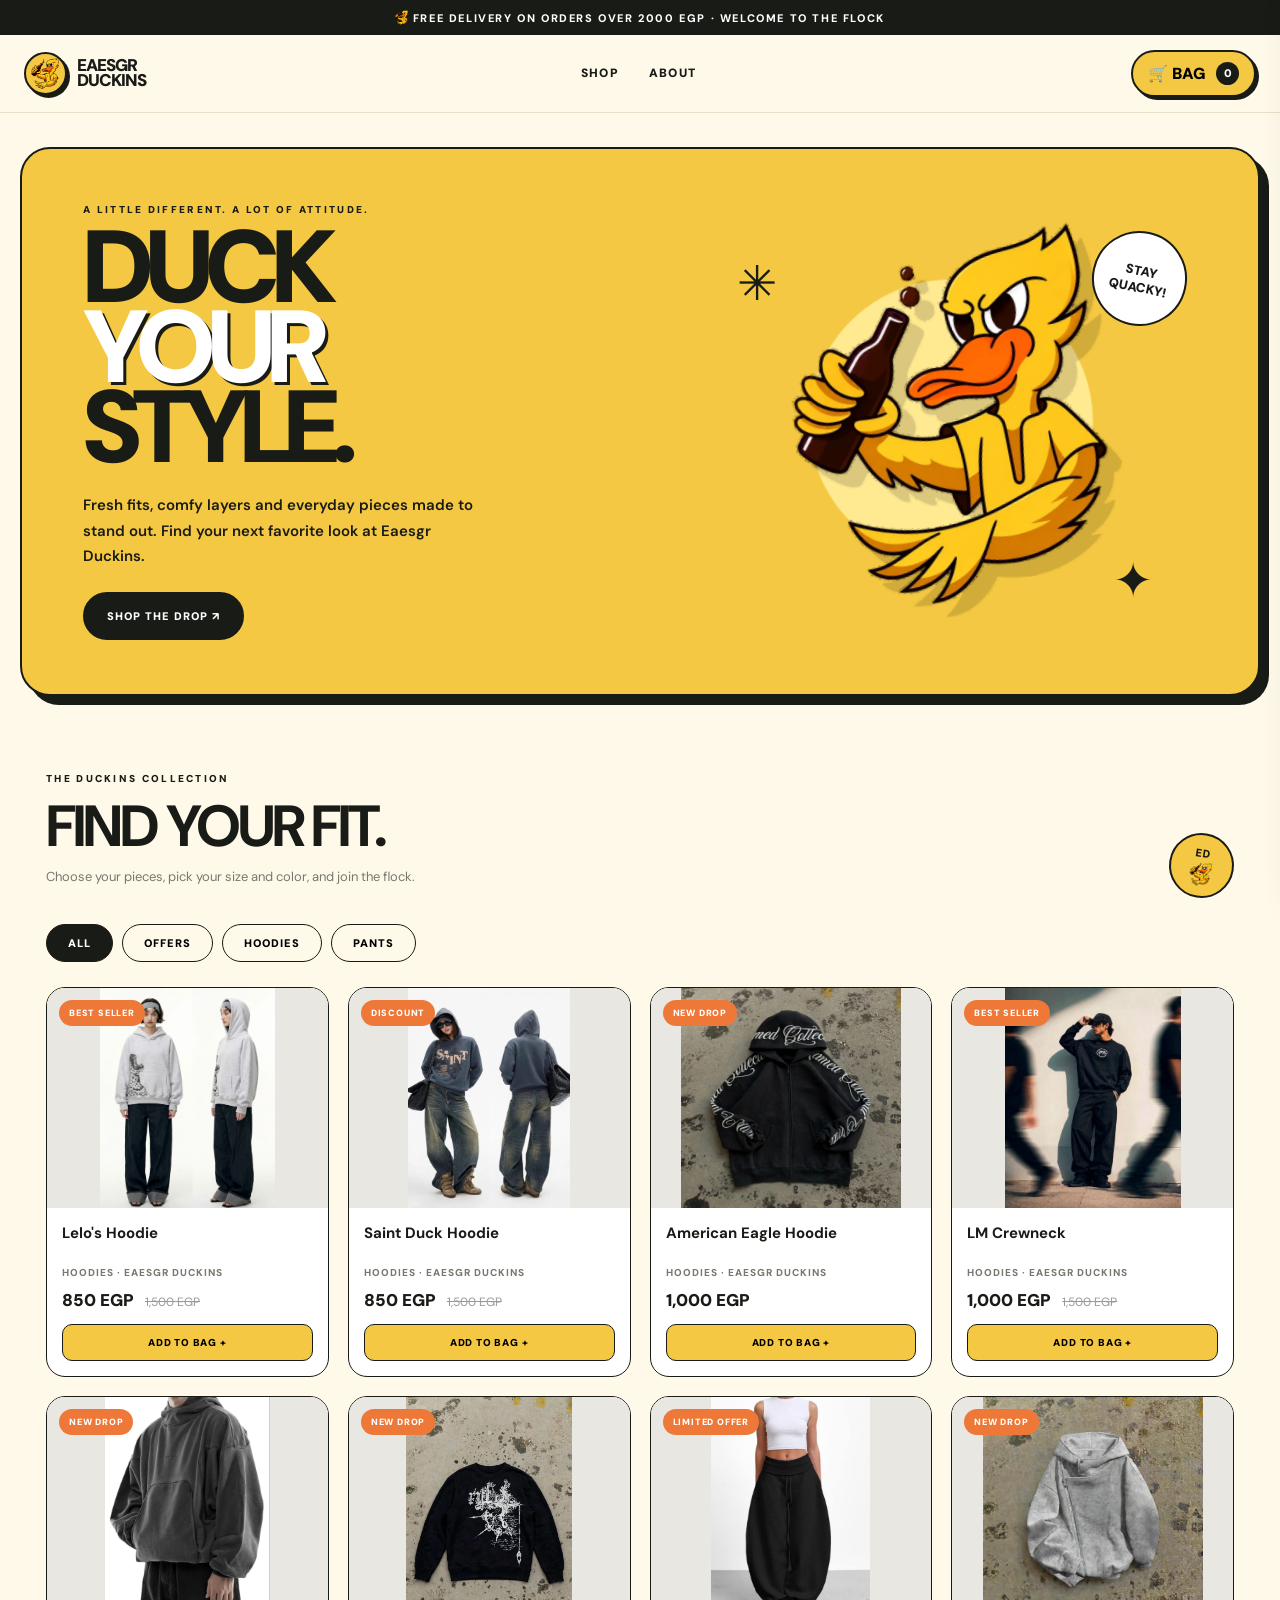
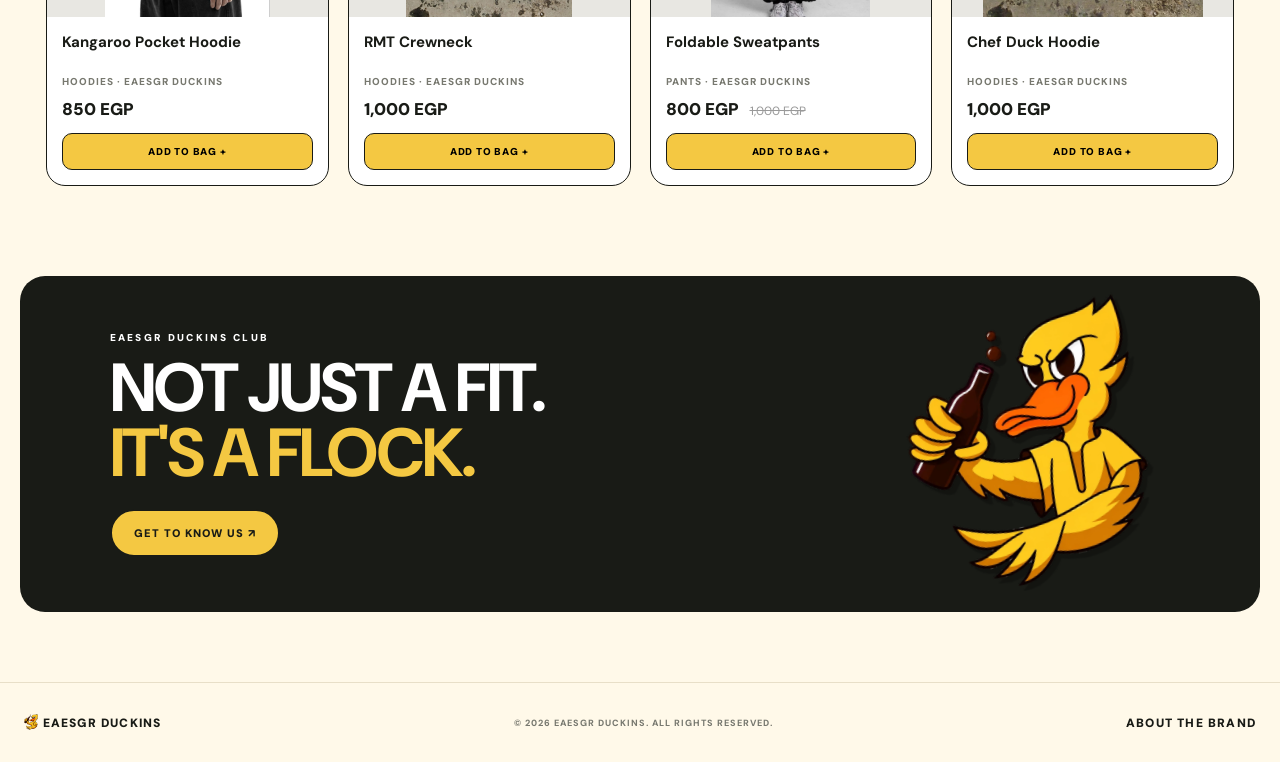
<file: index.html>
<!DOCTYPE html>
<html lang="en">
<head>
  <meta charset="UTF-8">
  <meta name="viewport" content="width=device-width, initial-scale=1.0">
  <meta name="theme-color" content="#f4c842">
  <title>Eaesgr Duckins | Duck Your Style</title>
  <meta name="description" content="Eaesgr Duckins clothing brand: fresh hoodies and pants made to stand out. Find your fit and join the flock.">
  <link rel="canonical" href="https://easagerduckins-oss.github.io/eaesgr-duckins/">
  <link rel="icon" type="image/png" sizes="96x96" href="[data-uri]">
  <meta property="og:type" content="website">
  <meta property="og:site_name" content="Eaesgr Duckins">
  <meta property="og:title" content="Eaesgr Duckins | Duck Your Style">
  <meta property="og:description" content="Eaesgr Duckins clothing brand: fresh hoodies and pants made to stand out. Find your fit and join the flock.">
  <meta property="og:url" content="https://easagerduckins-oss.github.io/eaesgr-duckins/">
  <script type="application/ld+json">{"@context":"https://schema.org","@type":"WebSite","name":"Eaesgr Duckins","alternateName":["Eaesgr Duckins","EAESGR DUCKINS"],"url":"https://easagerduckins-oss.github.io/eaesgr-duckins/"}</script>
  <link rel="stylesheet" href="style.css">
</head>
<body>
  <div class="announcement"><span class="duck duck-inline"></span> FREE DELIVERY ON ORDERS OVER 2000 EGP · WELCOME TO THE FLOCK</div>

  <header class="site-header">
    <a class="brand" href="index.html" aria-label="Eaesgr Duckins home">
      <span class="brand-duck"><span class="duck"></span></span>
      <span class="brand-name">EAESGR<br>DUCKINS</span>
    </a>
    <nav class="main-nav">
      <a href="#shop">SHOP</a>
      <a href="about.html">ABOUT</a>
    </nav>
    <button class="cart-button" id="open-cart" type="button">
      <span>🛒 BAG</span><span class="cart-count" id="cart-count">0</span>
    </button>
  </header>

  <main>
    <section class="hero">
      <div class="hero-content">
        <p class="eyebrow">A LITTLE DIFFERENT. A LOT OF ATTITUDE.</p>
        <h1>DUCK<br><span>YOUR</span><br>STYLE.</h1>
        <p class="hero-description">Fresh fits, comfy layers and everyday pieces made to stand out. Find your next favorite look at Eaesgr Duckins.</p>
        <a class="button button-dark" href="#shop">SHOP THE DROP ↗</a>
      </div>
      <div class="hero-visual" aria-label="Eaesgr Duckins duck mascot">
        <span class="hero-sticker">STAY<br>QUACKY!</span>
        <span class="duck hero-duck" role="img" aria-label="Eaesgr Duckins duck mascot"></span>
        <span class="hero-star star-one">✳</span>
        <span class="hero-star star-two">✦</span>
      </div>
    </section>

    <section class="shop-section" id="shop">
      <div class="section-heading">
        <div>
          <p class="eyebrow">THE DUCKINS COLLECTION</p>
          <h2>FIND YOUR FIT.</h2>
          <p class="muted">Choose your pieces, pick your size and color, and join the flock.</p>
        </div>
        <span class="duck-stamp">ED<br><span class="duck duck-inline"></span></span>
      </div>

      <div class="category-tabs" role="tablist" aria-label="Product categories">
        <button class="category-tab active" data-category="all">ALL</button>
        <button class="category-tab" data-category="offers">OFFERS</button>
        <button class="category-tab" data-category="hoodies">HOODIES</button>
        <button class="category-tab" data-category="pants">PANTS</button>
      </div>

      <div class="product-grid" id="product-grid" aria-live="polite"></div>
    </section>

    <section class="big-message">
      <p class="eyebrow">EAESGR DUCKINS CLUB</p>
      <h2>NOT JUST A FIT.<br><span>IT'S A FLOCK.</span></h2>
      <a href="about.html" class="button button-yellow">GET TO KNOW US ↗</a>
      <span class="duck message-duck" aria-hidden="true"></span>
    </section>
  </main>

  <footer class="site-footer">
    <a class="footer-brand" href="index.html"><span class="duck duck-inline"></span> EAESGR DUCKINS</a>
    <span>© 2026 EAESGR DUCKINS. ALL RIGHTS RESERVED.</span>
    <a href="about.html">ABOUT THE BRAND</a>
  </footer>

  <div class="drawer-backdrop" id="drawer-backdrop"></div>
  <aside class="cart-drawer" id="cart-drawer" aria-label="Shopping cart" aria-hidden="true">
    <div class="drawer-header">
      <div><p class="eyebrow">YOUR ORDER</p><h2>YOUR DUCK BAG <span class="duck duck-inline"></span></h2></div>
      <button class="close-cart" id="close-cart" aria-label="Close cart">×</button>
    </div>

    <div class="cart-items" id="cart-items">
      <div class="empty-cart"><span class="duck"></span><p>Your bag is empty.<br>Let's find you a fresh fit!</p></div>
    </div>

    <div class="checkout-area">
      <div class="subtotal"><span>SUBTOTAL</span><strong id="subtotal">0 EGP</strong></div>
      <div class="delivery-cost"><span>DELIVERY COST</span><strong id="delivery-cost">0 EGP</strong></div>
      <div class="cart-total"><span>TOTAL</span><strong id="cart-total">0 EGP</strong></div>
      <form id="order-form">
        <p class="form-title">DELIVERY DETAILS</p>
        <label for="customer-name">Full name</label>
        <input id="customer-name" name="customer_name" autocomplete="name" required placeholder="Your full name">
        <label for="customer-email">Email address</label>
        <input id="customer-email" name="customer_email" type="email" autocomplete="email" required placeholder="you@example.com">
        <label for="customer-phone">Phone number</label>
        <input id="customer-phone" name="customer_phone" type="tel" autocomplete="tel" required placeholder="+20...">
        <label for="customer-address">Delivery address</label>
        <textarea id="customer-address" name="customer_address" autocomplete="street-address" required placeholder="City, street, building and apartment"></textarea>
        <input type="hidden" name="order_details" id="order-details">
        <input type="hidden" name="_subject" value="New Eaesgr Duckins order">
        <input type="hidden" name="_captcha" value="false">
        <button class="submit-order" id="submit-order" type="submit">SUBMIT ORDER ↗</button>
        <p class="form-note">Please select a size and color for every item. We'll contact you to confirm your order.</p>
        <p class="form-status" id="form-status" role="status"></p>
      </form>
    </div>
  </aside>

  <div class="toast" id="toast" role="status"></div>
  <script src="script.js"></script>
</body>
</html>
</file>
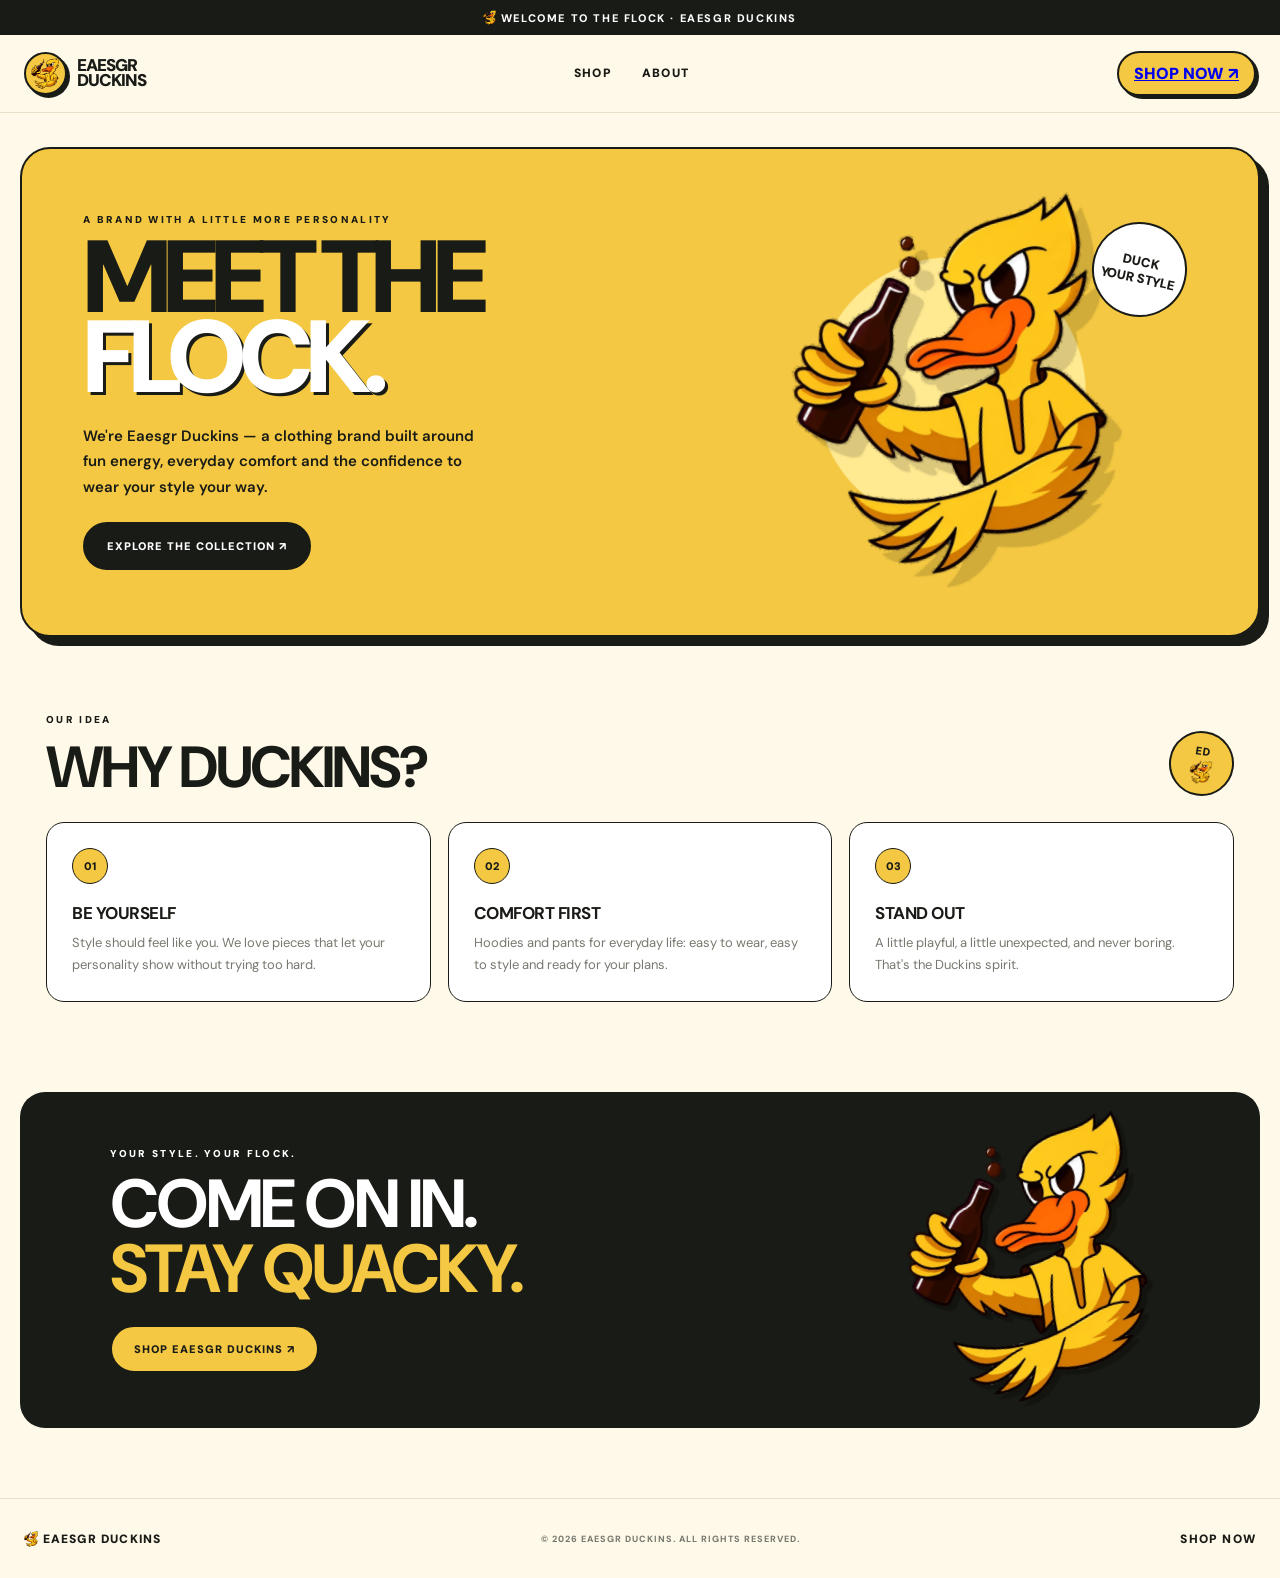
<file: about.html>
<!DOCTYPE html>
<html lang="en">
<head>
  <meta charset="UTF-8">
  <meta name="viewport" content="width=device-width, initial-scale=1.0">
  <meta name="theme-color" content="#f4c842">
  <title>About Us | Eaesgr Duckins</title>
  <meta name="description" content="Meet the flock. Eaesgr Duckins is a clothing brand built around fun energy, everyday comfort and your own style.">
  <link rel="canonical" href="https://easagerduckins-oss.github.io/eaesgr-duckins/about.html">
  <link rel="icon" type="image/png" sizes="96x96" href="[data-uri]">
  <meta property="og:type" content="website">
  <meta property="og:site_name" content="Eaesgr Duckins">
  <meta property="og:title" content="About Us | Eaesgr Duckins">
  <meta property="og:description" content="Meet the flock. Eaesgr Duckins is a clothing brand built around fun energy, everyday comfort and your own style.">
  <meta property="og:url" content="https://easagerduckins-oss.github.io/eaesgr-duckins/about.html">
  <script type="application/ld+json">{"@context":"https://schema.org","@type":"WebSite","name":"Eaesgr Duckins","alternateName":["Eaesgr Duckins","EAESGR DUCKINS"],"url":"https://easagerduckins-oss.github.io/eaesgr-duckins/"}</script>
  <link rel="stylesheet" href="style.css">
</head>
<body>
  <div class="announcement"><span class="duck duck-inline"></span> WELCOME TO THE FLOCK · EAESGR DUCKINS</div>
  <header class="site-header">
    <a class="brand" href="index.html"><span class="brand-duck"><span class="duck"></span></span><span class="brand-name">EAESGR<br>DUCKINS</span></a>
    <nav class="main-nav"><a href="index.html#shop">SHOP</a><a href="about.html">ABOUT</a></nav>
    <a class="cart-button" href="index.html#shop">SHOP NOW ↗</a>
  </header>

  <main>
    <section class="hero about-hero">
      <div class="hero-content">
        <p class="eyebrow">A BRAND WITH A LITTLE MORE PERSONALITY</p>
        <h1>MEET THE<br><span>FLOCK.</span></h1>
        <p class="hero-description">We're Eaesgr Duckins — a clothing brand built around fun energy, everyday comfort and the confidence to wear your style your way.</p>
        <a class="button button-dark" href="index.html#shop">EXPLORE THE COLLECTION ↗</a>
      </div>
      <div class="hero-visual"><span class="duck hero-duck" role="img" aria-label="Eaesgr Duckins duck mascot"></span><span class="hero-sticker">DUCK<br>YOUR STYLE</span></div>
    </section>

    <section class="shop-section story-section">
      <div class="section-heading"><div><p class="eyebrow">OUR IDEA</p><h2>WHY DUCKINS?</h2></div><span class="duck-stamp">ED<br><span class="duck duck-inline"></span></span></div>
      <div class="story-grid">
        <article class="story-card"><span>01</span><h3>BE YOURSELF</h3><p>Style should feel like you. We love pieces that let your personality show without trying too hard.</p></article>
        <article class="story-card"><span>02</span><h3>COMFORT FIRST</h3><p>Hoodies and pants for everyday life: easy to wear, easy to style and ready for your plans.</p></article>
        <article class="story-card"><span>03</span><h3>STAND OUT</h3><p>A little playful, a little unexpected, and never boring. That's the Duckins spirit.</p></article>
      </div>
    </section>

    <section class="big-message about-message">
      <p class="eyebrow">YOUR STYLE. YOUR FLOCK.</p>
      <h2>COME ON IN.<br><span>STAY QUACKY.</span></h2>
      <a href="index.html#shop" class="button button-yellow">SHOP EAESGR DUCKINS ↗</a>
      <span class="duck message-duck" aria-hidden="true"></span>
    </section>
  </main>

  <footer class="site-footer"><a class="footer-brand" href="index.html"><span class="duck duck-inline"></span> EAESGR DUCKINS</a><span>© 2026 EAESGR DUCKINS. ALL RIGHTS RESERVED.</span><a href="index.html#shop">SHOP NOW</a></footer>
</body>
</html>
</file>
<file: style.css>
@import url('https://fonts.googleapis.com/css2?family=DM+Sans:wght@400;500;600;700;800;900&display=swap');

:root {
  --yellow: #f4c842;
  --yellow-light: #ffe991;
  --ink: #191b16;
  --cream: #fff9e9;
  --orange: #ee7838;
  --muted: #77786f;
  --line: #e8dfc8;
  --white: #fff;
}
* { box-sizing: border-box; }
html { scroll-behavior: smooth; }
body { margin: 0; background: var(--cream); color: var(--ink); font-family: 'DM Sans', Arial, sans-serif; }
button, input, textarea, select { font: inherit; }
button, a { -webkit-tap-highlight-color: transparent; }
button { cursor: pointer; }
.announcement { background: var(--ink); color: white; text-align: center; padding: 10px 12px; font-size: 11px; font-weight: 800; letter-spacing: 1.6px; }
.site-header { height: 78px; padding: 0 max(24px, calc((100% - 1240px)/2)); display: flex; align-items: center; justify-content: space-between; gap: 20px; position: sticky; top: 0; z-index: 10; background: rgba(255,249,233,.95); border-bottom: 1px solid var(--line); backdrop-filter: blur(12px); }
.brand { display: flex; align-items: center; gap: 10px; text-decoration: none; color: var(--ink); }
.brand-duck { width: 43px; height: 43px; border-radius: 50%; display: grid; place-items: center; background: var(--yellow); border: 2px solid var(--ink); font-size: 25px; box-shadow: 3px 3px 0 var(--ink); }
.brand-name { font-size: 17px; font-weight: 1000; letter-spacing: -1px; line-height: .9; }
.main-nav { display: flex; gap: 30px; }
.main-nav a, .site-footer a { text-decoration: none; color: var(--ink); font-size: 12px; font-weight: 900; letter-spacing: 1.2px; }
.main-nav a:hover, .site-footer a:hover { color: var(--orange); }
.cart-button { display: flex; align-items: center; gap: 10px; padding: 10px 15px; border: 2px solid var(--ink); border-radius: 99px; background: var(--yellow); font-weight: 900; box-shadow: 3px 3px 0 var(--ink); }
.cart-count { display: grid; place-items: center; min-width: 23px; height: 23px; border-radius: 50%; background: var(--ink); color: white; font-size: 11px; }
.hero { max-width: 1240px; min-height: 490px; margin: 34px auto 76px; padding: 0 26px; display: grid; grid-template-columns: 1.05fr .95fr; background: var(--yellow); border: 2px solid var(--ink); border-radius: 30px; overflow: hidden; box-shadow: 9px 9px 0 var(--ink); position: relative; }
.hero-content { align-self: center; padding: 54px 35px; z-index: 1; }
.eyebrow { margin: 0 0 12px; font-size: 10px; font-weight: 900; letter-spacing: 2.3px; }
.hero h1 { margin: 0; font-size: clamp(64px, 8vw, 105px); line-height: .78; letter-spacing: -8px; font-weight: 1000; }
.hero h1 span { color: white; text-shadow: 3px 3px 0 var(--ink); }
.hero-description { max-width: 410px; margin: 26px 0 22px; font-size: 15px; line-height: 1.7; font-weight: 600; }
.button { display: inline-flex; align-items: center; justify-content: center; min-height: 48px; padding: 0 22px; border: 2px solid var(--ink); border-radius: 99px; text-decoration: none; font-size: 11px; font-weight: 900; letter-spacing: 1px; transition: transform .2s; }
.button:hover { transform: translateY(-3px); }
.button-dark { color: white; background: var(--ink); }
.hero-visual { min-height: 420px; display: grid; place-items: center; position: relative; background: radial-gradient(circle, var(--yellow-light) 0 36%, transparent 36.5%); }
.hero-duck { font-size: clamp(190px, 27vw, 315px); filter: drop-shadow(12px 16px 0 rgba(0,0,0,.14)); transform: rotate(-10deg); }
.hero-sticker { position: absolute; top: 15%; right: 8%; width: 95px; height: 95px; display: grid; place-content: center; border: 2px solid var(--ink); border-radius: 50%; background: white; text-align: center; font-size: 13px; font-weight: 1000; transform: rotate(12deg); z-index: 1; }
.hero-star { position: absolute; font-size: 48px; }
.star-one { left: 12%; top: 19%; }.star-two { right: 14%; bottom: 15%; }
.shop-section { max-width: 1240px; margin: auto; padding: 0 26px 90px; }
.section-heading { display: flex; align-items: end; justify-content: space-between; margin-bottom: 26px; }
.section-heading h2 { margin: 0; font-size: clamp(38px, 5vw, 58px); letter-spacing: -3px; line-height: 1; }
.muted { color: var(--muted); font-size: 13px; }
.duck-stamp { display: grid; place-content: center; width: 65px; height: 65px; border: 2px solid var(--ink); border-radius: 50%; background: var(--yellow); text-align: center; font-size: 11px; font-weight: 1000; transform: rotate(9deg); }
.category-tabs { display: flex; flex-wrap: wrap; gap: 9px; margin-bottom: 25px; }
.category-tab { padding: 11px 21px; border: 1.5px solid var(--ink); border-radius: 99px; background: transparent; font-size: 11px; font-weight: 900; letter-spacing: 1px; }
.category-tab.active, .category-tab:hover { background: var(--ink); color: white; }
.product-grid { display: grid; grid-template-columns: repeat(4, minmax(0, 1fr)); gap: 19px; }
.product-card { min-width: 0; overflow: hidden; border: 1.5px solid var(--ink); border-radius: 19px; background: white; transition: transform .2s, box-shadow .2s; }
.product-card:hover { transform: translateY(-5px); box-shadow: 5px 6px 0 var(--ink); }
.product-art { height: 220px; display: grid; place-items: center; position: relative; overflow: hidden; background: var(--art, var(--yellow-light)); }
.product-art::before { content: ''; position: absolute; width: 160px; height: 160px; border: 2px dashed rgba(25,27,22,.23); border-radius: 50%; }
.product-emoji { z-index: 1; font-size: 105px; filter: drop-shadow(5px 8px 0 rgba(0,0,0,.12)); }
.product-tag { position: absolute; top: 12px; left: 12px; z-index: 2; padding: 7px 10px; border-radius: 99px; background: var(--orange); color: white; font-size: 9px; font-weight: 1000; letter-spacing: .8px; }
.product-info { padding: 15px; }
.product-info h3 { min-height: 38px; margin: 0 0 5px; font-size: 15px; }
.product-category { margin-bottom: 10px; color: var(--muted); font-size: 10px; font-weight: 800; letter-spacing: 1px; }
.product-price { font-size: 17px; font-weight: 1000; }
.old-price { margin-left: 7px; color: #999; font-size: 12px; text-decoration: line-through; }
.add-button { width: 100%; margin-top: 13px; padding: 11px; border: 1.5px solid var(--ink); border-radius: 10px; background: var(--yellow); font-size: 10px; font-weight: 1000; letter-spacing: .8px; }
.add-button:hover { background: var(--ink); color: white; }
.big-message { max-width: 1240px; min-height: 300px; margin: 0 auto 70px; padding: 55px 7%; overflow: hidden; position: relative; border-radius: 25px; background: var(--ink); color: white; }
.big-message h2 { margin: 0 0 24px; font-size: clamp(38px, 6vw, 68px); line-height: .95; letter-spacing: -3px; }
.big-message h2 span { color: var(--yellow); }
.button-yellow { color: var(--ink); background: var(--yellow); }
.message-duck { position: absolute; right: 9%; bottom: -50px; font-size: 240px; transform: rotate(-12deg); opacity: .95; }
.site-footer { min-height: 80px; padding: 22px max(24px, calc((100% - 1240px)/2)); display: flex; align-items: center; justify-content: space-between; gap: 18px; border-top: 1px solid var(--line); color: var(--muted); font-size: 9px; font-weight: 800; letter-spacing: 1px; }
.footer-brand { color: var(--ink) !important; font-size: 12px !important; }
.drawer-backdrop { position: fixed; inset: 0; z-index: 19; background: rgba(0,0,0,.48); opacity: 0; pointer-events: none; transition: opacity .25s; }
.drawer-backdrop.visible { opacity: 1; pointer-events: auto; }
.cart-drawer { position: fixed; z-index: 20; top: 0; right: 0; width: min(490px, 100%); height: 100dvh; display: flex; flex-direction: column; background: var(--cream); box-shadow: -8px 0 35px rgba(0,0,0,.16); transform: translateX(105%); transition: transform .28s ease; }
.cart-drawer.open { transform: translateX(0); }
.drawer-header { display: flex; align-items: center; justify-content: space-between; padding: 21px 22px; border-bottom: 1px solid var(--line); }
.drawer-header .eyebrow { margin-bottom: 4px; }.drawer-header h2 { margin: 0; font-size: 22px; letter-spacing: -1px; }
.close-cart { width: 38px; height: 38px; border: 1px solid var(--ink); border-radius: 50%; background: transparent; font-size: 25px; }
.cart-items { flex: 1; overflow: auto; padding: 8px 22px; }
.empty-cart { padding: 45px 10px; text-align: center; color: var(--muted); font-size: 13px; line-height: 1.7; }.empty-cart span { font-size: 55px; }
.cart-line { display: grid; grid-template-columns: 1fr auto; gap: 8px; padding: 16px 0; border-bottom: 1px solid var(--line); }
.cart-line h3 { margin: 0 0 5px; font-size: 14px; }.cart-line-price { font-size: 12px; font-weight: 900; }
.cart-line-controls { display: flex; flex-wrap: wrap; gap: 7px; margin-top: 10px; }
.cart-line select { min-width: 105px; max-width: 145px; padding: 8px 7px; border: 1px solid var(--line); border-radius: 8px; background: white; font-size: 11px; }
.remove-item { align-self: start; border: 0; background: none; color: #bd4c30; font-size: 11px; font-weight: 900; }
.checkout-area { max-height: 57%; overflow: auto; padding: 16px 22px 22px; border-top: 1px solid var(--line); }
.subtotal, .delivery-cost { display: flex; justify-content: space-between; align-items: center; font-size: 13px; font-weight: 900; }.subtotal { margin-bottom: 8px; }.delivery-cost { margin-bottom: 15px; color: var(--muted); }.subtotal strong, .delivery-cost strong { font-size: 16px; color: var(--text); }
.form-title { margin: 0 0 11px; font-size: 11px; font-weight: 1000; letter-spacing: 1.3px; }
#order-form label { display: block; margin: 9px 0 5px; font-size: 10px; font-weight: 900; }
#order-form input:not([type=hidden]), #order-form textarea { width: 100%; padding: 11px 12px; border: 1px solid var(--line); border-radius: 9px; background: white; outline: none; font-size: 12px; }
#order-form input:focus, #order-form textarea:focus { border-color: var(--ink); }
#order-form textarea { min-height: 62px; resize: vertical; }

.submit-order { width: 100%; margin-top: 13px; padding: 14px; border: 0; border-radius: 10px; background: var(--ink); color: white; font-size: 11px; font-weight: 1000; letter-spacing: 1px; }
.submit-order:disabled { opacity: .6; cursor: wait; }
.form-note, .form-status { color: var(--muted); font-size: 10px; line-height: 1.5; }.form-status { font-weight: 800; }
.toast { position: fixed; z-index: 30; bottom: 20px; left: 50%; max-width: calc(100% - 30px); padding: 12px 18px; border-radius: 99px; background: var(--ink); color: white; font-size: 12px; font-weight: 800; opacity: 0; pointer-events: none; transform: translate(-50%, 15px); transition: .2s; }.toast.show { opacity: 1; transform: translate(-50%, 0); }

@media (max-width: 900px) { .hero { margin-left: 20px; margin-right: 20px; }.product-grid { grid-template-columns: repeat(2, minmax(0, 1fr)); }.message-duck { right: 1%; opacity: .35; } }
@media (max-width: 600px) {
  .announcement { font-size: 9px; letter-spacing: .8px; }.site-header { height: 68px; padding: 0 15px; }.brand-duck { width: 37px; height: 37px; font-size: 21px; }.brand-name { font-size: 14px; }.main-nav { display: none; }.cart-button { padding: 8px 11px; font-size: 11px; }
  .hero { display: flex; flex-direction: column; margin: 20px 14px 58px; padding: 0; min-height: auto; border-radius: 22px; }.hero-content { padding: 34px 24px 5px; }.hero h1 { font-size: 69px; letter-spacing: -5px; }.hero-description { margin: 19px 0; font-size: 13px; }.hero-visual { min-height: 220px; }.hero-duck { font-size: 190px; }.hero-sticker { width: 75px; height: 75px; font-size: 11px; }.hero-star { font-size: 30px; }
  .shop-section { padding: 0 14px 60px; }.section-heading h2 { font-size: 42px; }.muted { font-size: 11px; }.duck-stamp { width: 53px; height: 53px; }.category-tabs { gap: 6px; }.category-tab { padding: 10px 14px; font-size: 10px; }.product-grid { gap: 11px; }.product-art { height: 155px; }.product-emoji { font-size: 78px; }.product-art::before { width: 120px; height: 120px; }.product-info { padding: 11px; }.product-info h3 { min-height: 34px; font-size: 12px; }.product-price { font-size: 14px; }.add-button { padding: 10px 5px; font-size: 9px; }
  .big-message { margin: 0 14px 45px; min-height: 270px; padding: 40px 25px; }.big-message h2 { font-size: 43px; }.message-duck { right: -25px; bottom: -50px; font-size: 180px; opacity: .25; }.site-footer { padding: 20px 15px; flex-wrap: wrap; font-size: 8px; }
  .checkout-area { max-height: 62%; }
}

/* About page */
.about-hero { margin-top: 34px; }
.story-grid { display: grid; grid-template-columns: repeat(3, 1fr); gap: 17px; }
.story-card { padding: 25px; border: 1.5px solid var(--ink); border-radius: 18px; background: white; }
.story-card > span { display: inline-grid; place-items: center; width: 36px; height: 36px; border-radius: 50%; background: var(--yellow); border: 1.5px solid var(--ink); font-size: 11px; font-weight: 1000; }
.story-card h3 { margin: 18px 0 8px; font-size: 17px; letter-spacing: -.5px; }
.story-card p { margin: 0; color: var(--muted); font-size: 13px; line-height: 1.7; }
.about-message { margin-top: 0; }
@media (max-width: 600px) { .story-grid { grid-template-columns: 1fr; gap: 11px; }.story-card { padding: 20px; } }

/* Product photo for Classic Duck Hoodie */
.product-photo { width: 100%; height: 100%; object-fit: contain; display: block; position: absolute; inset: 0; z-index: 1; background: #e8e7e2; }
.product-art:has(.product-photo)::before { display: none; }

.product-color-label{display:block;margin:10px 0 5px;font-size:10px;font-weight:900;letter-spacing:.8px}.product-color-select{display:block;width:100%;padding:10px;border:1px solid var(--line);border-radius:9px;background:#fff;font-size:12px;margin-bottom:9px}


/* Classic Duck Hoodie image gallery */
.product-photo[data-open-gallery="classic-duck"] { cursor: zoom-in; }
.product-gallery-modal {
  position: fixed; inset: 0; z-index: 99999;
  display: none; align-items: center; justify-content: center;
  padding: 22px; background: rgba(0,0,0,.82);
}
.product-gallery-modal.is-open { display: flex; }
.product-gallery-panel {
  position: relative; width: min(920px, 96vw); max-height: 94vh;
  display: flex; flex-direction: column; align-items: center; gap: 14px;
  padding: 22px; border-radius: 16px; background: #fff; overflow: auto;
}
.product-gallery-main {
  display: block; max-width: 100%; width: auto; height: auto;
  max-height: 70vh; object-fit: contain;
}
.product-gallery-close {
  position: sticky; top: 0; align-self: flex-end; z-index: 1;
  width: 40px; height: 40px; border: 0; border-radius: 50%;
  background: #171717; color: #fff; font-size: 30px; line-height: 1;
  cursor: pointer; margin-bottom: -40px;
}
.product-gallery-thumbs {
  display: flex; justify-content: center; flex-wrap: wrap; gap: 10px;
}
.product-gallery-thumb {
  width: 82px; height: 96px; padding: 3px; overflow: hidden;
  border: 2px solid #ddd; border-radius: 8px; background: #fff; cursor: pointer;
}
.product-gallery-thumb.active { border-color: #111; }
.product-gallery-thumb img { width: 100%; height: 100%; object-fit: cover; }
@media (max-width: 600px) {
  .product-gallery-panel { padding: 12px; }
  .product-gallery-main { max-height: 66vh; }
}

/* Emphasize the final order total and separate it clearly from delivery cost. */
.cart-total {
  display: flex;
  justify-content: space-between;
  align-items: center;
  gap: 24px;
  margin-top: 10px;
  padding-top: 15px;
  border-top: 1px solid var(--line);
  font-size: 15px;
  font-weight: 1000;
}
.cart-total span,
.cart-total strong {
  font-weight: 1000;
}
.cart-total strong {
  font-size: 19px;
  color: var(--text);
  white-space: nowrap;
}

/* Duck mascot image (embedded in this file, so no separate image file is needed) */
:root { --duck: url("[data-uri]"); }
.duck { display: inline-block; aspect-ratio: 720 / 808; background: var(--duck) center / contain no-repeat; }
.duck-inline { height: 1.35em; vertical-align: -0.3em; }
.duck-stamp .duck-inline { height: 24px; vertical-align: middle; margin-top: 2px; }
.brand-duck .duck { width: 72%; }
.hero-duck.duck { width: clamp(190px, 27vw, 315px); display: block; }
.message-duck.duck { width: 240px; bottom: 30px; opacity: 1; filter: drop-shadow(4px 6px 0 rgba(0,0,0,.25)); }
.empty-cart .duck { display: block; width: 62px; margin: 0 auto 8px; }
@media (max-width: 900px) { .message-duck.duck { width: 200px; opacity: 1; } }
@media (max-width: 600px) { .hero-duck.duck { width: 190px; } .message-duck.duck { width: 112px; bottom: 14px; right: 10px; opacity: 1; } .duck-stamp .duck-inline { height: 20px; } }
</file>
